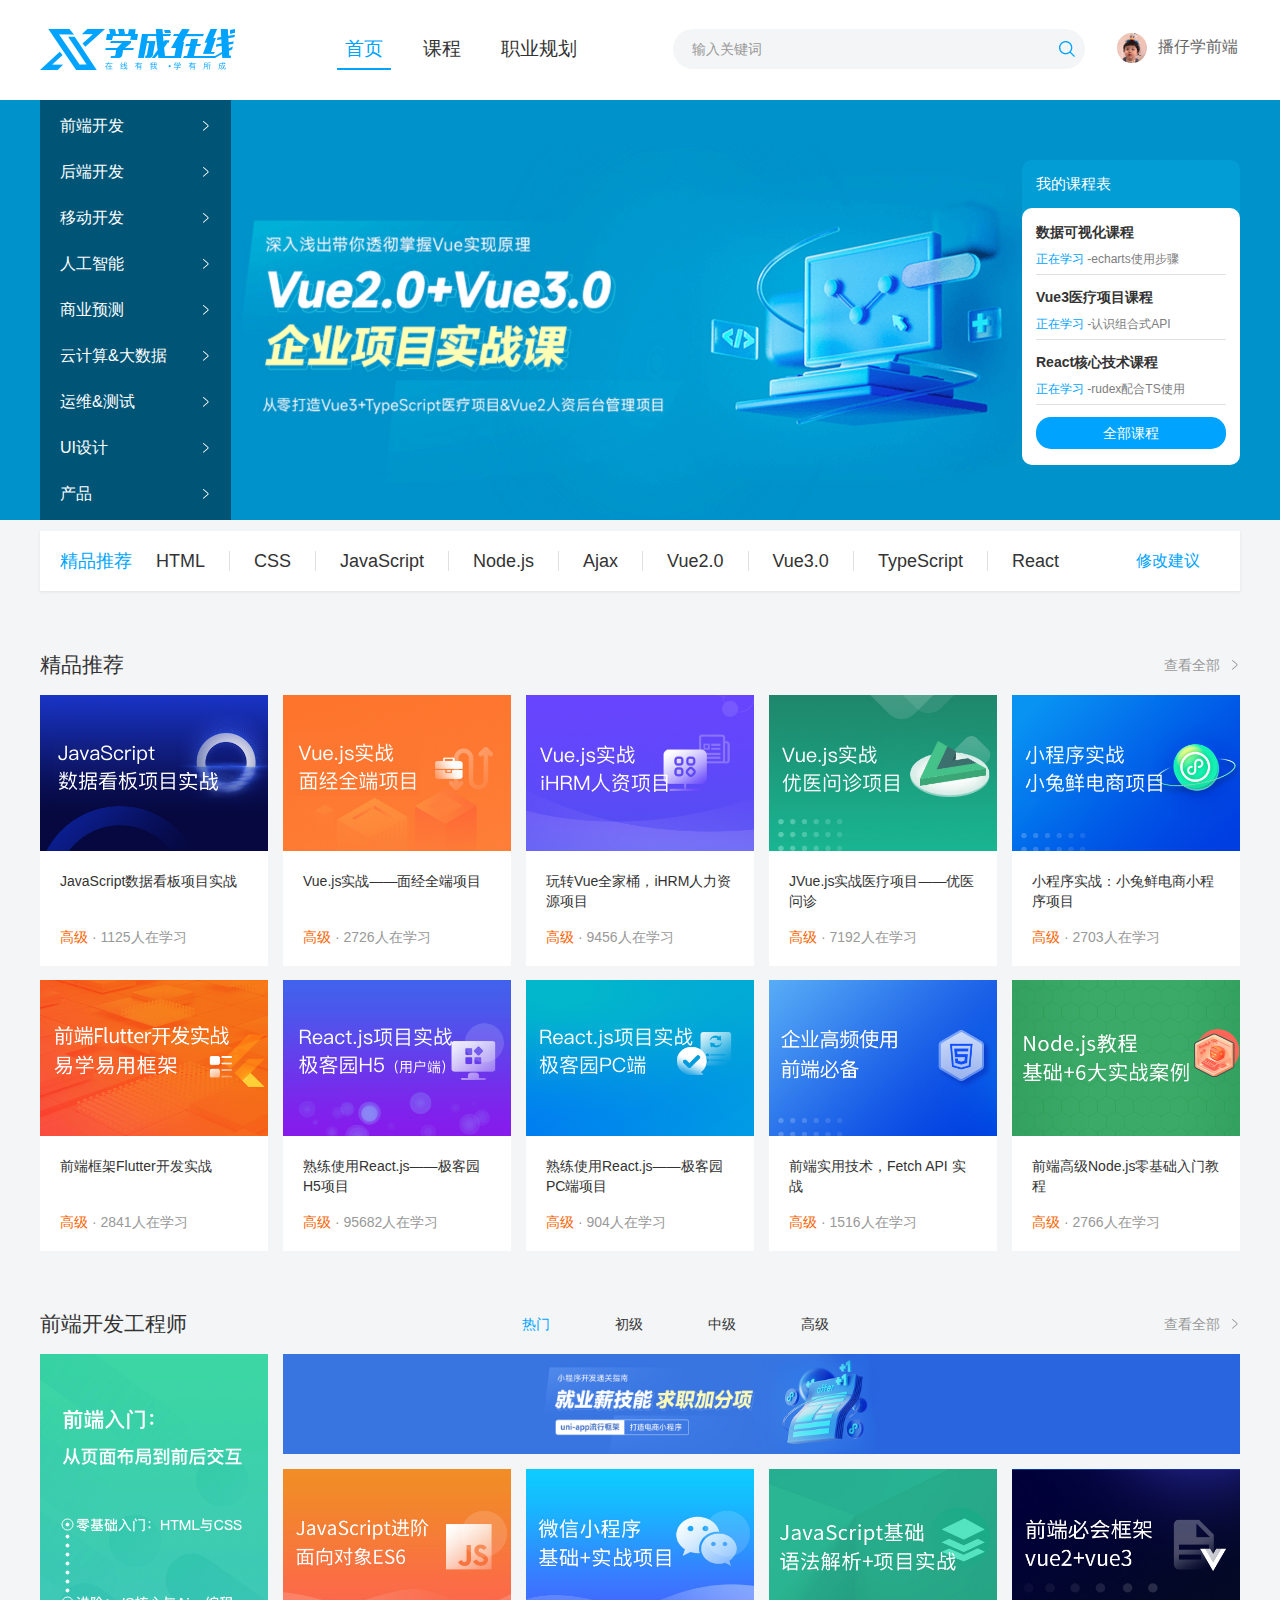
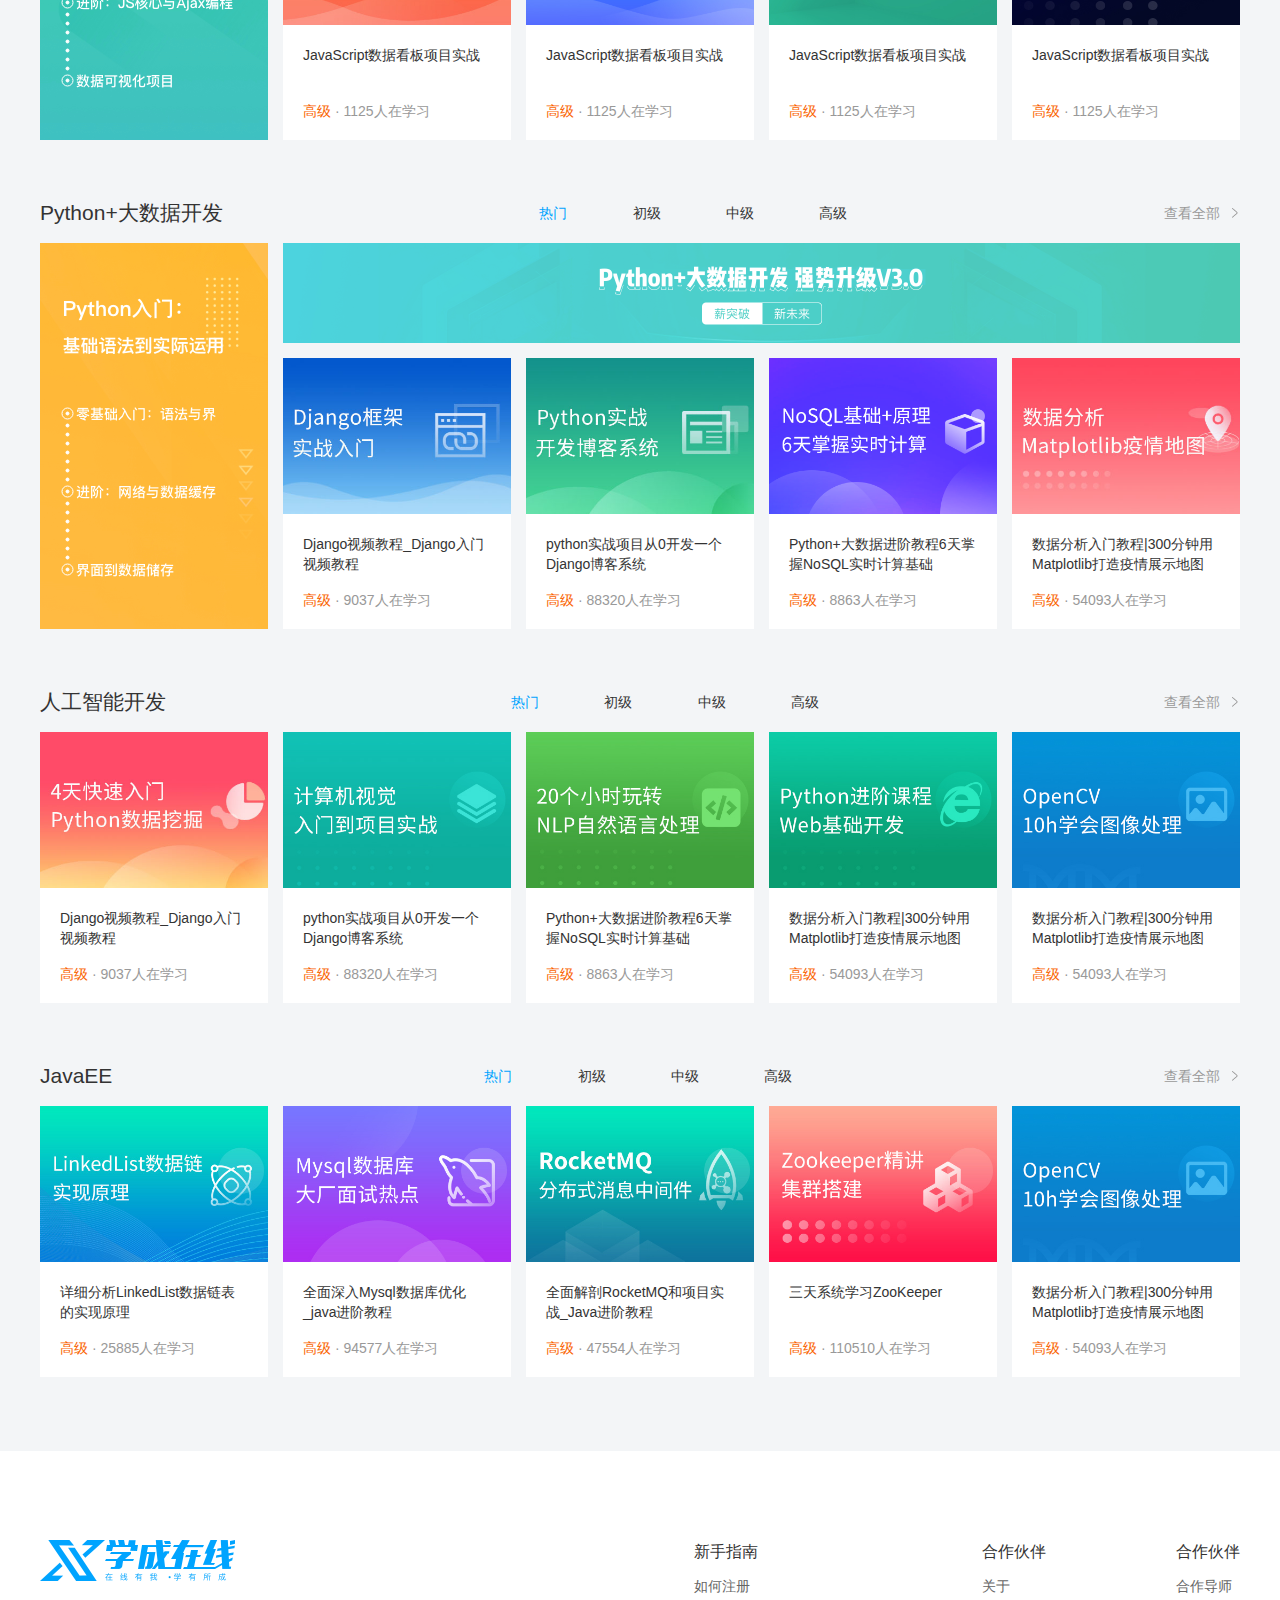
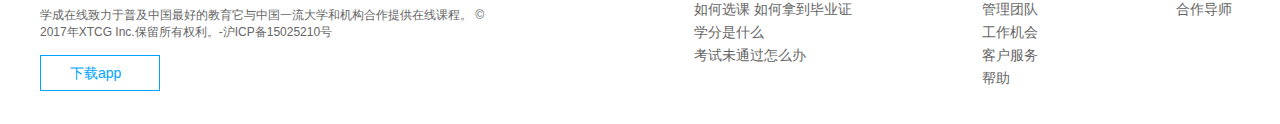
<file: Study/index.html>
<!DOCTYPE html>
<html lang="en">
<head>
  <meta charset="UTF-8">
  <meta name="viewport" content="width=device-width, initial-scale=1.0">
  <title>学成在线</title>
  <link rel="stylesheet" href="./css/base.css">
  <link rel="stylesheet" href="./css/index.css">
</head>
<body>
  <!-- 头部区域 -->
  <div class="header">
    <!-- 版心 -->
    <div class="wrapper">
      <!-- logo -->
      <div class="logo">
        <h1><a href="#">学成在线</a></h1>
      </div>
      <!-- 导航 -->
      <div class="nav">
       <ul>
        <li><a href="#" class="active">首页</a></li>
        <li><a href="">课程</a></li>
        <li><a href="">职业规划</a></li>
       </ul>
      </div>
      <!-- 搜索 -->
      <div class="search">
        <input type="text" placeholder="输入关键词">
        <a href="#"></a>
      </div>
      <!-- 用户 -->
       <div class="user">
        <a href="">
          <img src="./uploads/user.png" alt="用户头像">
          <span>播仔学前端</span>
        </a>
       </div>
    </div>
  </div>
  <!-- banner区域 -->
   <div class="banner">
    <div class="wrapper">
      <div class="left">
        <ui>
          <li><a href="#">前端开发</a></li>
          <li><a href="#">后端开发</a></li>
          <li><a href="#">移动开发</a></li>
          <li><a href="#">人工智能</a></li>
          <li><a href="#">商业预测</a></li>
          <li><a href="#">云计算&大数据</a></li>
          <li><a href="#">运维&测试</a></li>
          <li><a href="#">UI设计</a></li>
          <li><a href="#">产品</a></li>
        </ui>
      </div>
      <div class="right">
        <h3>我的课程表</h3>
        <div class="content">
          <dl>
            <dt>数据可视化课程</dt>
            <dd>
              <span>正在学习</span>
              <strong>-echarts使用步骤</strong> 
            </dd>
          </dl>
          <dl>
            <dt>Vue3医疗项目课程</dt>
            <dd>
              <span>正在学习</span>
              <strong>-认识组合式API</strong> 
            </dd>
          </dl>
          <dl>
            <dt>React核心技术课程</dt>
            <dd>
              <span>正在学习</span>
              <strong>-rudex配合TS使用</strong> 
            </dd>
          </dl>
          <button type="button">全部课程</button>
        </div>
      </div>
    </div>
   </div>
   <!-- 精品推荐 recommend-->
    <div class="recommend wrapper">
      <h3>精品推荐</h3>
      <ul>
        <li><a href="">HTML</a></li>
        <li><a href="">CSS</a></li>
        <li><a href="">JavaScript</a></li>
        <li><a href="">Node.js</a></li>
        <li><a href="">Ajax</a></li>
        <li><a href="">Vue2.0</a></li>
        <li><a href="">Vue3.0</a></li>
        <li><a href="">TypeScript</a></li>
        <li><a href="">React</a></li>
      </ul>
      <a href="#" class="modify">修改建议</a>
    </div>
    <!-- 精品推荐 课程 -->
     <div class="course wrapper">
      <!-- 课程标题 -->
      <div class="hd">
        <h3>精品推荐</h3>
        <a href="#" class="more">查看全部</a>
      </div>
      <!-- 课程内容 -->
      <div class="bd">
        <ul>
          <li>
            <a href="#">
              <div class="pic">
                <img src="./uploads/course01.png" alt="">
              </div>
              <div class="text">
                <h4>JavaScript数据看板项目实战</h4>
                <p><span>高级</span> · <i>1125</i>人在学习</p>
              </div>
            </a>
          </li>
          <li>
            <a href="#">
              <div class="pic">
                <img src="./uploads/course02.png" alt="">
              </div>
              <div class="text">
                <h4>Vue.js实战——面经全端项目</h4>
                <p><span>高级</span> · <i>2726</i>人在学习</p>
              </div>
            </a>
          </li>
          <li>
            <a href="#">
              <div class="pic">
                <img src="./uploads/course03.png" alt="">
              </div>
              <div class="text">
                <h4>玩转Vue全家桶，iHRM人力资源项目</h4>
                <p><span>高级</span> · <i>9456</i>人在学习</p>
              </div>
            </a>
          </li>
          <li>
            <a href="#">
              <div class="pic">
                <img src="./uploads/course04.png" alt="">
              </div>
              <div class="text">
                <h4>JVue.js实战医疗项目——优医问诊</h4>
                <p><span>高级</span> · <i>7192</i>人在学习</p>
              </div>
            </a>
          </li>
          <li>
            <a href="#">
              <div class="pic">
                <img src="./uploads/course05.png" alt="">
              </div>
              <div class="text">
                <h4>小程序实战：小兔鲜电商小程序项目</h4>
                <p><span>高级</span> · <i>2703</i>人在学习</p>
              </div>
            </a>
          </li>
          <li>
            <a href="#">
              <div class="pic">
                <img src="./uploads/course06.png" alt="">
              </div>
              <div class="text">
                <h4>前端框架Flutter开发实战</h4>
                <p><span>高级</span> · <i>2841</i>人在学习</p>
              </div>
            </a>
          </li>
          <li>
            <a href="#">
              <div class="pic">
                <img src="./uploads/course07.png" alt="">
              </div>
              <div class="text">
                <h4>熟练使用React.js——极客园H5项目</h4>
                <p><span>高级</span> · <i>95682</i>人在学习</p>
              </div>
            </a>
          </li>
          <li>
            <a href="#">
              <div class="pic">
                <img src="./uploads/course08.png" alt="">
              </div>
              <div class="text">
                <h4>熟练使用React.js——极客园PC端项目</h4>
                <p><span>高级</span> · <i>904</i>人在学习</p>
              </div>
            </a>
          </li>
          <li>
            <a href="#">
              <div class="pic">
                <img src="./uploads/course09.png" alt="">
              </div>
              <div class="text">
                <h4>前端实用技术，Fetch API 实战</h4>
                <p><span>高级</span> · <i>1516</i>人在学习</p>
              </div>
            </a>
          </li>
          <li>
            <a href="#">
              <div class="pic">
                <img src="./uploads/course10.png" alt="">
              </div>
              <div class="text">
                <h4>前端高级Node.js零基础入门教程</h4>
                <p><span>高级</span> · <i>2766</i>人在学习</p>
              </div>
            </a>
          </li>
        </ul>
      </div>
     </div>
     <!-- 前端 -->
     <div class="fontend wrapper">
      <div class="hd">
        <h3>前端开发工程师</h3>
        <ul>
          <li><a href="#" class="active">热门</a></li>
          <li><a href="#">初级</a></li>
          <li><a href="#">中级</a></li>
          <li><a href="#">高级</a></li>
        </ul>
        <a href="#" class="more">查看全部</a>
      </div>
      <div class="bd">
        <div class="left">
          <img src="./uploads/web_left.png" alt="">
        </div>
        <div class="right">
          <div class="top">
            <img src="./uploads/web_top.png" alt="">
          </div>
          <div class="content">
            <ul>
              <li>
                <a href="#">
                  <div class="pic">
                    <img src="./uploads/web01.png" alt="">
                  </div>
                  <div class="text">
                    <h4>JavaScript数据看板项目实战</h4>
                    <p><span>高级</span> · <i>1125</i>人在学习</p>
                  </div>
                </a>
              </li>
              <li>
                <a href="#">
                  <div class="pic">
                    <img src="./uploads/web02.png" alt="">
                  </div>
                  <div class="text">
                    <h4>JavaScript数据看板项目实战</h4>
                    <p><span>高级</span> · <i>1125</i>人在学习</p>
                  </div>
                </a>
              </li>
              <li>
                <a href="#">
                  <div class="pic">
                    <img src="./uploads/web03.png" alt="">
                  </div>
                  <div class="text">
                    <h4>JavaScript数据看板项目实战</h4>
                    <p><span>高级</span> · <i>1125</i>人在学习</p>
                  </div>
                </a>
              </li>
              <li>
                <a href="#">
                  <div class="pic">
                    <img src="./uploads/web04.png" alt="">
                  </div>
                  <div class="text">
                    <h4>JavaScript数据看板项目实战</h4>
                    <p><span>高级</span> · <i>1125</i>人在学习</p>
                  </div>
                </a>
              </li>
            </ul>
          </div>
        </div>
      </div>
     </div>
      <!-- Python+大数据开发 -->
      <div class="python wrapper">
        <div class="hd">
          <h3>Python+大数据开发</h3>
          <ul>
            <li><a href="#" class="active">热门</a></li>
            <li><a href="#">初级</a></li>
            <li><a href="#">中级</a></li>
            <li><a href="#">高级</a></li>
          </ul>
          <a href="#" class="more">查看全部</a>
        </div>
        <div class="bd">
          <div class="left">
            <img src="./uploads/python_left.png" alt="">
          </div>
          <div class="right">
            <div class="top">
              <img src="./uploads/python_top.png" alt="">
            </div>
            <div class="content">
              <ul>
                <a href="#">
                  <li>
                    <div class="pic">
                      <img src="./uploads/python01.png" alt="">
                    </div>
                    <div class="text">
                      <h4>Django视频教程_Django入门视频教程</h4>
                      <p><span>高级</span> · <i>9037</i>人在学习</p>
                    </div>
                  </li>
                </a>
                <a href="#">
                  <li>
                    <div class="pic">
                      <img src="./uploads/python02.png" alt="">
                    </div>
                    <div class="text">
                      <h4>python实战项目从0开发一个Django博客系统</h4>
                      <p><span>高级</span> · <i>88320</i>人在学习</p>
                    </div>
                  </li>
                </a>
                <a href="#">
                  <li>
                    <div class="pic">
                      <img src="./uploads/python03.png" alt="">
                    </div>
                    <div class="text">
                      <h4>Python+大数据进阶教程6天掌握NoSQL实时计算基础</h4>
                      <p><span>高级</span> · <i>8863</i>人在学习</p>
                    </div>
                  </li>
                </a>
                <a href="#">
                  <li>
                    <div class="pic">
                      <img src="./uploads/python04.png" alt="">
                    </div>
                    <div class="text">
                      <h4>数据分析入门教程|300分钟用Matplotlib打造疫情展示地图</h4>
                      <p><span>高级</span> · <i>54093</i>人在学习</p>
                    </div>
                  </li>
                </a>
              </ul>
            </div>
          </div>
        </div>
      </div>
      <!-- 人工智能开发 -->
      <div class="ai wrapper">
        <div class="hd">
          <h3>人工智能开发</h3>
          <ul>
            <li><a href="#" class="active">热门</a></li>
            <li><a href="#">初级</a></li>
            <li><a href="#">中级</a></li>
            <li><a href="#">高级</a></li>
          </ul>
          <a href="#" class="more">查看全部</a>
        </div>
        <div class="bd">
              <ul>
                <a href="#">
                  <li>
                    <div class="pic">
                      <img src="./uploads/ai01.png" alt="">
                    </div>
                    <div class="text">
                      <h4>Django视频教程_Django入门视频教程</h4>
                      <p><span>高级</span> · <i>9037</i>人在学习</p>
                    </div>
                  </li>
                </a>
                <a href="#">
                  <li>
                    <div class="pic">
                      <img src="./uploads/ai02.png" alt="">
                    </div>
                    <div class="text">
                      <h4>python实战项目从0开发一个Django博客系统</h4>
                      <p><span>高级</span> · <i>88320</i>人在学习</p>
                    </div>
                  </li>
                </a>
                <a href="#">
                  <li>
                    <div class="pic">
                      <img src="./uploads/ai03.png" alt="">
                    </div>
                    <div class="text">
                      <h4>Python+大数据进阶教程6天掌握NoSQL实时计算基础</h4>
                      <p><span>高级</span> · <i>8863</i>人在学习</p>
                    </div>
                  </li>
                </a>
                <a href="#">
                  <li>
                    <div class="pic">
                      <img src="./uploads/ai05.png" alt="">
                    </div>
                    <div class="text">
                      <h4>数据分析入门教程|300分钟用Matplotlib打造疫情展示地图</h4>
                      <p><span>高级</span> · <i>54093</i>人在学习</p>
                    </div>
                  </li>
                </a>
                <a href="#">
                  <li>
                    <div class="pic">
                      <img src="./uploads/ai06.png" alt="">
                    </div>
                    <div class="text">
                      <h4>数据分析入门教程|300分钟用Matplotlib打造疫情展示地图</h4>
                      <p><span>高级</span> · <i>54093</i>人在学习</p>
                    </div>
                  </li>
                </a>
              </ul>
            </div>
      </div>
      <!-- Java EE -->
      <div class="ai wrapper">
        <div class="hd">
          <h3>JavaEE</h3>
          <ul>
            <li><a href="#" class="active">热门</a></li>
            <li><a href="#">初级</a></li>
            <li><a href="#">中级</a></li>
            <li><a href="#">高级</a></li>
          </ul>
          <a href="#" class="more">查看全部</a>
        </div>
        <div class="bd">
              <ul>
                <a href="#">
                  <li>
                    <div class="pic">
                      <img src="./uploads/java02.png" alt="">
                    </div>
                    <div class="text">
                      <h4>详细分析LinkedList数据链表的实现原理</h4>
                      <p><span>高级</span> · <i>25885</i>人在学习</p>
                    </div>
                  </li>
                </a>
                <a href="#">
                  <li>
                    <div class="pic">
                      <img src="./uploads/java03.png" alt="">
                    </div>
                    <div class="text">
                      <h4>全面深入Mysql数据库优化_java进阶教程</h4>
                      <p><span>高级</span> · <i>94577</i>人在学习</p>
                    </div>
                  </li>
                </a>
                <a href="#">
                  <li>
                    <div class="pic">
                      <img src="./uploads/java04.png" alt="">
                    </div>
                    <div class="text">
                      <h4>全面解剖RocketMQ和项目实战_Java进阶教程</h4>
                      <p><span>高级</span> · <i>47554</i>人在学习</p>
                    </div>
                  </li>
                </a>
                <a href="#">
                  <li>
                    <div class="pic">
                      <img src="./uploads/java05.png" alt="">
                    </div>
                    <div class="text">
                      <h4>三天系统学习ZooKeeper</h4>
                      <p><span>高级</span> · <i>110510</i>人在学习</p>
                    </div>
                  </li>
                </a>
                <a href="#">
                  <li>
                    <div class="pic">
                      <img src="./uploads/ai06.png" alt="">
                    </div>
                    <div class="text">
                      <h4>数据分析入门教程|300分钟用Matplotlib打造疫情展示地图</h4>
                      <p><span>高级</span> · <i>54093</i>人在学习</p>
                    </div>
                  </li>
                </a>
              </ul>
            </div>
      </div>
      <!-- footer -->
       <div class="footer">
        <div class="wrapper">
          <div class="left">
            <a href="#"><img src="./images/logo.png" alt=""></a>
            <p>学成在线致力于普及中国最好的教育它与中国一流大学和机构合作提供在线课程。
              © 2017年XTCG Inc.保留所有权利。-沪ICP备15025210号</p>
              <a href="#" class="download">
                下载app
              </a>
          </div>
          <div class="right">
           
            <dl>
              <dt>新手指南</dt>
              <dd><a href="#">如何注册
                </a></dd>
              <dd><a href="#">如何选课
                如何拿到毕业证
                </a></dd>
                <dd><a href="#">学分是什么
                  </a></dd>
                <dd><a href="#">考试未通过怎么办</a></dd>
            </dl>
            <dl>
              <dt>合作伙伴</dt>
              <dd><a href="#">关于</a></dd>
              <dd><a href="#">管理团队</a></dd>
              <dd><a href="#">工作机会</a></dd>
              <dd><a href="#"> 客户服务</a></dd>
              <dd><a href="#">帮助</a></dd>
            </dl>
            <dl>
              <dt>合作伙伴</dt>
              <dd><a href="#">合作导师</a></dd>
              <dd><a href="#">合作导师</a></dd>
            </dl>
          </div>
        </div>
       </div>
</body>
</html>
</file>
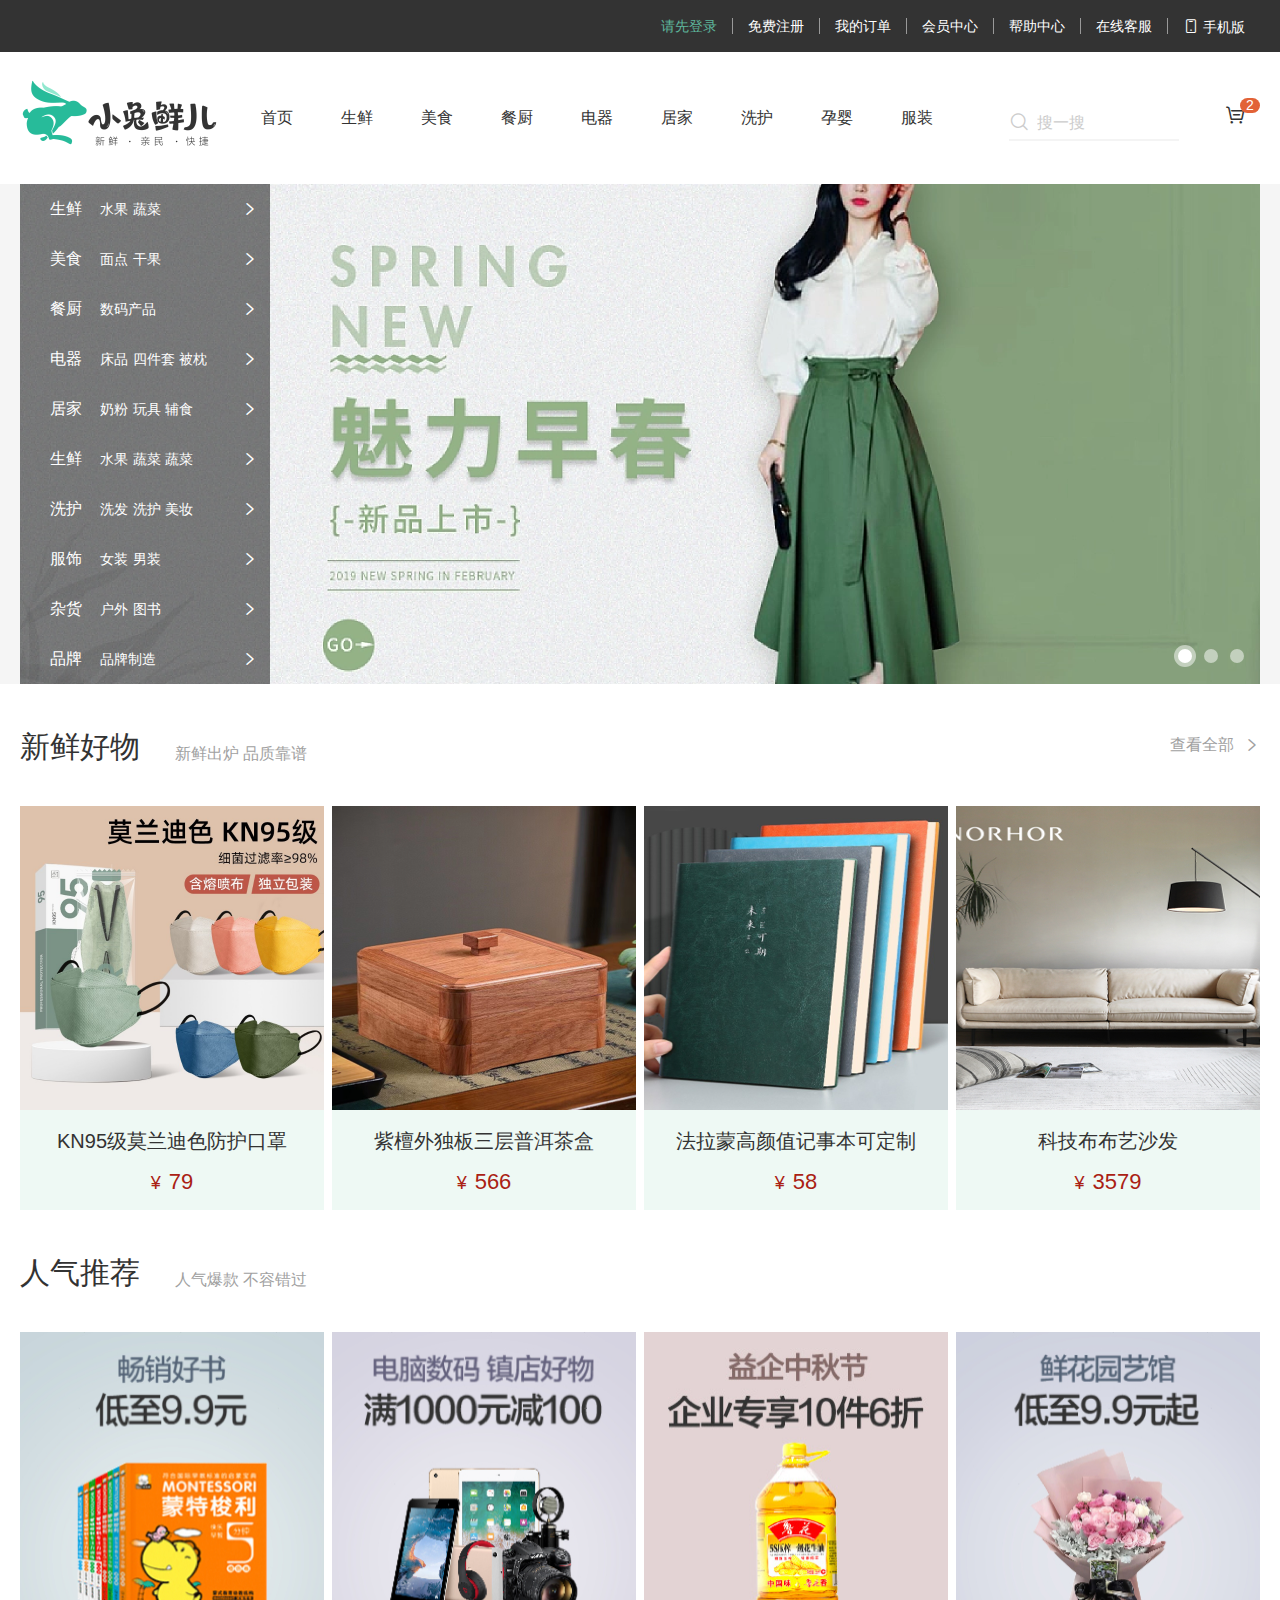
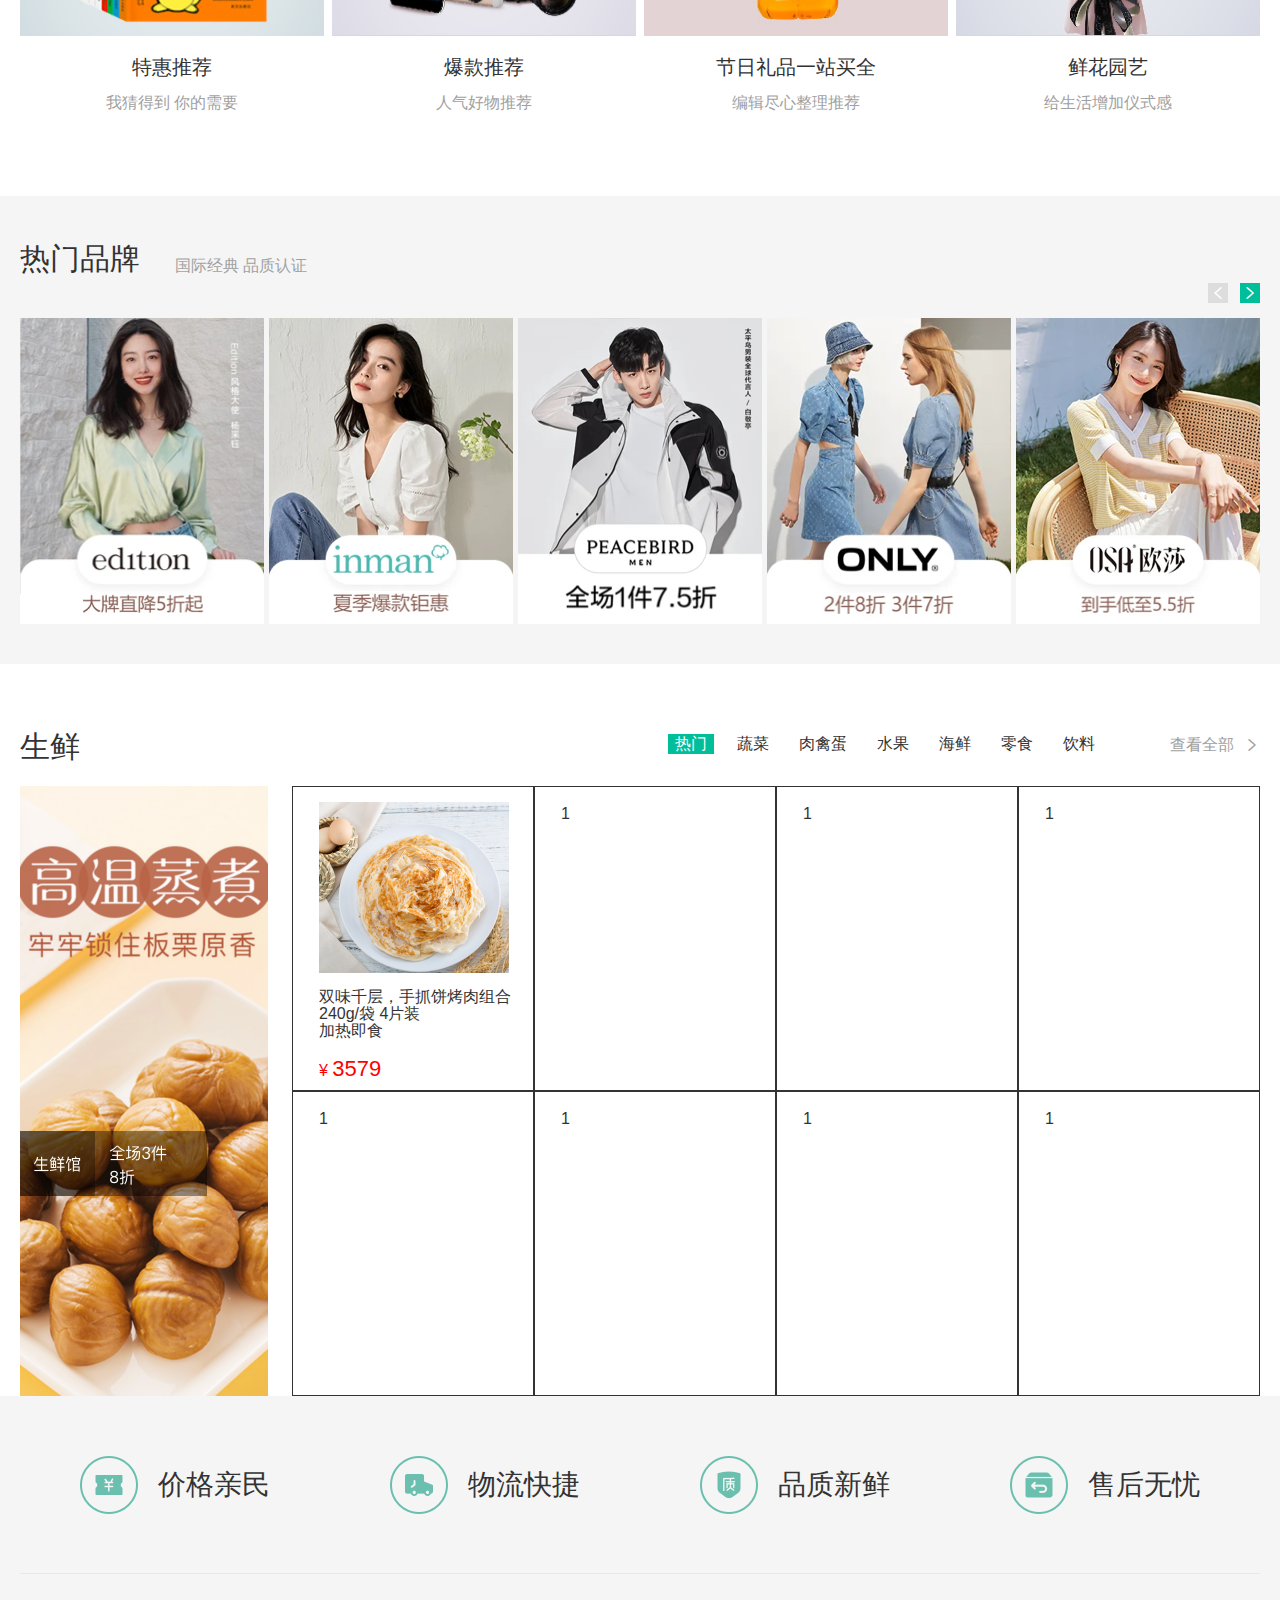
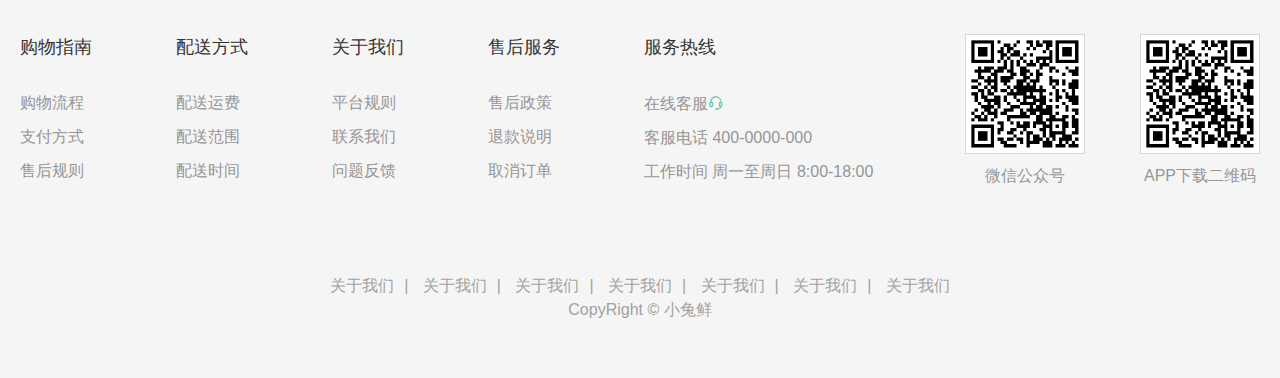
<file: xtx-pc/index.html>
<!DOCTYPE html>
<html lang="en">
<head>
  <meta charset="UTF-8">
  <meta name="viewport" content="width=device-width, initial-scale=1.0">
  <title>小兔鲜儿-新鲜、惠民、快捷！</title>
  <meta name="description" content="小兔鲜儿官网，致力于打造全球最大的食品、生鲜电商购物平台。">
  <meta name="keywords" content="小兔鲜儿,食品,生鲜,服装,家电,电商,购物">
  <link rel="shortcut icon" href="favicon.ico" type="image/x-icon">
  <link rel="stylesheet" href="./iconfont/iconfont.css">
  <link rel="stylesheet" href="./css/base.css">
  <link rel="stylesheet" href="./css/common.css">
  <link rel="stylesheet" href="./css/index.css">
</head>
<body>
  <!-- 快捷导航 -->
   <div class="shortcut">
    <div class="wrapper">
      <ul>
        <li><a href="#" class="selected">请先登录</a></li>
        <li><a href="#">免费注册 </a></li>
        <li><a href="#">我的订单</a></li>
        <li><a href="#">会员中心</a></li>
        <li><a href="#">帮助中心</a></li>
        <li><a href="#">在线客服</a></li>
        <li><a href="#"><span class="iconfont icon-mobile-phone"></span>手机版</a></li>
      </ul>
    </div>
   </div>
   <!-- 头部 -->
   <div class="header wrapper">
    <!-- logo -->
    <div class="logo">
      <h1><a href="#">小兔鲜儿</a></h1>
    </div>
    <!-- 导航 -->
    <div class="nav">
      <ul>
        <li><a href="#">首页</a></li>
        <li><a href="#">生鲜</a></li>
        <li><a href="#">美食</a></li>
        <li><a href="#">餐厨</a></li>
        <li><a href="#">电器</a></li>
        <li><a href="#">居家</a></li>
        <li><a href="#">洗护</a></li>
        <li><a href="#">孕婴</a></li>
        <li><a href="#">服装</a></li>
      </ul>
    </div>
    <div class="search">
      <span class="iconfont icon-search"></span>
      <input type="text" placeholder="搜一搜">
    </div>
    <div class="cart">
      <span class="iconfont icon-cart-full"></span>
      <i>2</i>
    </div>
   </div> 
   <!-- banner 轮播图 -->
    <div class="banner">
      <div class="wrapper">
        <ul class="pic">
          <li>
            <img src="./uploads/banner1.png" alt="">
          </li>
          <li>
            <img src="./uploads/banner1.png" alt="">
          </li>
          <li>
            <img src="./uploads/banner1.png" alt="">
          </li>
        </ul>
        <div class="subnav">
          <ul>
            <li>
              <div class="left">
                <a href="#" class="classify">生鲜</a>
                <a href="#">水果</a>
                <a href="#">蔬菜</a>
              </div>
              <i class="iconfont icon-arrow-right-bold"></i>
            </li>
            <li>
              <div class="left">
                <a href="#" class="classify">美食</a>
                <a href="#">面点</a>
                <a href="#">干果</a>
              </div>
              <i class="iconfont icon-arrow-right-bold"></i>
            </li>
            <li>
              <div class="left">
                <a href="#" class="classify">餐厨</a>
                <a href="#">数码产品</a>
              </div>
              <i class="iconfont icon-arrow-right-bold"></i>
            </li>
            <li>
              <div class="left">
                <a href="#" class="classify">电器</a>
                <a href="#">床品</a>
                <a href="#">四件套</a>
                <a href="#">被枕</a>
              </div>
              <i class="iconfont icon-arrow-right-bold"></i>
            </li>
            <li>
              <div class="left">
                <a href="#" class="classify">居家</a>
                <a href="#">奶粉</a>
                <a href="#">玩具</a>
                <a href="#">辅食</a>
              </div>
              <i class="iconfont icon-arrow-right-bold"></i>
            </li>
            <li>
              <div class="left">
                <a href="#" class="classify">生鲜</a>
                <a href="#">水果</a>
                <a href="#">蔬菜</a>
                <a href="#">蔬菜</a>
              </div>
              <i class="iconfont icon-arrow-right-bold"></i>
            </li>
            <li>
              <div class="left">
                <a href="#" class="classify">洗护</a>
                <a href="#">洗发</a>
                <a href="#">洗护</a>
                <a href="#">美妆</a>
              </div>
              <i class="iconfont icon-arrow-right-bold"></i>
            </li>
            <li>
              <div class="left">
                <a href="#" class="classify">服饰</a>
                <a href="#">女装</a>
                <a href="#">男装</a>  
              </div>
              <i class="iconfont icon-arrow-right-bold"></i>
            </li>
            <li>
              <div class="left">
                <a href="#" class="classify">杂货</a>
                <a href="#">户外</a>
                <a href="#">图书</a>
              </div>
              <i class="iconfont icon-arrow-right-bold"></i>
            </li>
            <li>
              <div class="left">
                <a href="#" class="classify">品牌</a>
                <a href="#">品牌制造</a>
              </div>
              <i class="iconfont icon-arrow-right-bold"></i>
            </li>
          </ul>
        </div>
        <ol>
          <li class="current"><i></i></li>
          <li><i></i></li>
          <li><i></i></li>
        </ol>
      </div>
    </div>
   <!-- 新鲜好物 -->
    <div class="goods wrapper">
      <div class="title">
        <div class="left">
          <h3>新鲜好物</h3>
          <p>新鲜出炉 品质靠谱</p>
        </div>
        <div class="right">
          <a href="#">查看全部</a>
          <span class="iconfont icon-arrow-right-bold"></span>
        </div>
      </div>
      <div class="bd">
        <ul>
          <li>
            <div class="pic">
              <img src="./uploads/goods1.png" alt="">
            </div>
            <div class="txt">
              <h4>KN95级莫兰迪色防护口罩</h4>
              <p>¥ <span>79</span></p>
            </div>
          </li>
          <li>
            <div class="pic">
              <img src="./uploads/goods2.png" alt="">
            </div>
            <div class="txt">
              <h4>紫檀外独板三层普洱茶盒</h4>
              <p>¥ <span>566</span></p>
            </div>
          </li>
          <li>
            <div class="pic">
              <img src="./uploads/goods3.png" alt="">
            </div>
            <div class="txt">
              <h4>法拉蒙高颜值记事本可定制</h4>
              <p>¥ <span>58</span></p>
            </div>
          </li>
          <li>
            <div class="pic">
              <img src="./uploads/goods4.png" alt="">
            </div>
            <div class="txt">
              <h4>科技布布艺沙发</h4>
              <p>¥ <span>3579</span></p>
            </div>
          </li>
        </ul>
      </div>
    </div>
    <!-- 人气推荐 -->
    <div class="recommend wrapper">
      <div class="title">
        <div class="left">
          <h3>人气推荐</h3>
          <p>人气爆款 不容错过</p>
        </div>
      </div>
      <div class="bd">
        <ul>
          <li>
            <div class="pic">
              <img src="./uploads/recommend1.png" alt="">
            </div>
            <div class="txt">
              <h4>特惠推荐</h4>
              <p>我猜得到 你的需要</p>
            </div>
          </li>
          <li>
            <div class="pic">
              <img src="./uploads/recommend2.png" alt="">
            </div>
            <div class="txt">
              <h4>爆款推荐</h4>
              <p>人气好物推荐</p>
            </div>
          </li>
          <li>
            <div class="pic">
              <img src="./uploads/recommend3.png" alt="">
            </div>
            <div class="txt">
              <h4>节日礼品一站买全</h4>
              <p>编辑尽心整理推荐</p>
            </div>
          </li>
          <li>
            <div class="pic">
              <img src="./uploads/recommend4.png" alt="">
            </div>
            <div class="txt">
              <h4>鲜花园艺</h4>
              <p>给生活增加仪式感</p>
            </div>
          </li>
        </ul>
      </div>
    </div>
    <!-- 热门品牌 -->
    <div class="brand">
      <div class="wrapper">
        <!-- 品牌标题 -->
        <div class="title">
          <div class="left">
            <h3>热门品牌</h3>
            <p>国际经典 品质认证</p>
          </div>
          <div class="button">
            <a href="#" class="prve">
              <i class="iconfont icon-arrow-left-bold"></i>
            </a>
            <a href="#" class="next">
              <i class="iconfont icon-arrow-right-bold"></i>
            </a>
          </div>
        </div>
        <!-- 品牌内容 -->
         <div class="bd">
          <ul>
            <li><a href=""><img src="./uploads/hot1.png" alt="" srcset=""></a></li>
            <li><a href=""><img src="./uploads/hot2.png" alt="" srcset=""></a></li>
            <li><a href=""><img src="./uploads/hot3.png" alt="" srcset=""></a></li>
            <li><a href=""><img src="./uploads/hot4.png" alt="" srcset=""></a></li>
            <li><a href=""><img src="./uploads/hot5.png" alt="" srcset=""></a></li>
          </ul>
         </div>
      </div>
    </div>
    <!-- 生鲜 -->
     <div class="fresh wrapper">
      <div class="title">
        <div class="left">
          <h3>生鲜</h3>
        </div>
        <div class="right">
          <ul>
            <li><a href="#" class="active">热门</a></li>
            <li><a href="#">蔬菜</a></li>
            <li><a href="#">肉禽蛋</a></li>
            <li><a href="#">水果</a></li>
            <li><a href="#">海鲜</a></li>
            <li><a href="#">零食</a></li>
            <li><a href="#">饮料</a></li>
          </ul>
          <a href="#">查看全部</a>
          <span class="iconfont icon-arrow-right-bold"></span>
        </div>
      </div>
      <div class="content">
        <div class="left">
          <a href="#">
            <img src="./uploads/fresh_left.png" alt="">
          </a>
        </div>
        <div class="right">
          <ul>
            <li><a href="#">
              <div class="pic">
                  <img src="./uploads/fresh1.png" alt="" srcset="">
              </div>
              <div class="txt">
                <div class="info">
                  <h4>双味千层，手抓饼烤肉组合</h4>
                  <p>240g/袋 4片装</p>
                  <p>加热即食</p>
                </div>
                <p class="price">¥ <span>3579</span></p>
              </div>
            </a></li>
            <li><a href="#">1</a></li>
            <li><a href="#">1</a></li>
            <li><a href="#">1</a></li>
            <li><a href="#">1</a></li>
            <li><a href="#">1</a></li>
            <li><a href="#">1</a></li>
            <li><a href="#">1</a></li>
          </ul>
        </div>
      </div>
     </div>
   <!-- 底部 -->
  <div class="footer">
    <div class="wrapper">
      <!-- 服务 -->
       <div class="service">
        <ul>
          <li>
            <h5></h5>
            <p>价格亲民</p>
          </li>
          <li>
            <h5></h5>
            <p>物流快捷</p>
          </li>
          <li>
            <h5></h5>
            <p>品质新鲜</p>
          </li>
          <li>
            <h5></h5>
            <p>售后无忧</p>
          </li>
        </ul>
       </div>
      <!-- 帮助 -->
       <div class="help">
        <div class="left">
          <dl>
            <dt>购物指南</dt>
            <dd><a href="#">购物流程</a></dd>
            <dd><a href="#">支付方式</a></dd>
            <dd><a href="#">售后规则</a></dd>
          </dl>
          <dl>
            <dt>配送方式</dt>
            <dd><a href="#">配送运费</a></dd>
            <dd><a href="#">配送范围</a></dd>
            <dd><a href="#">配送时间</a></dd>
          </dl>
          <dl>
            <dt>关于我们</dt>
            <dd><a href="#">平台规则</a></dd>
            <dd><a href="#">联系我们</a></dd>
            <dd><a href="#">问题反馈</a></dd>
          </dl>
          <dl>
            <dt>售后服务</dt>
            <dd><a href="#">售后政策</a></dd>
            <dd><a href="#">退款说明</a></dd>
            <dd><a href="#">取消订单</a></dd>
          </dl>
          <dl>
            <dt>服务热线</dt>
            <dd><a href="#">在线客服<span class="iconfont icon-customer-service"></span></a></dd>
            <dd><a href="#">客服电话 400-0000-000</a></dd>
            <dd><a href="#">工作时间 周一至周日 8:00-18:00</a></dd>
          </dl>
        </div>
        <div class="right">
          <ul>
            <li>
              <div class="pic">
                <img src="./images/wechat.png" alt="">
                <p>微信公众号</p>
              </div>
            </li>
            <li>
              <div class="pic">
                <img src="./images/app.png" alt="">
                <p>APP下载二维码</p>
              </div>
            </li>
          </ul>
        </div>
      </div>
      <!-- 版权 -->
       <div class="copyright">
        <p>
          <a href="#">关于我们</a>|
          <a href="#">关于我们</a>|
          <a href="#">关于我们</a>|
          <a href="#">关于我们</a>|
          <a href="#">关于我们</a>|
          <a href="#">关于我们</a>|
          <a href="#">关于我们</a>
        </p>
        <p>CopyRight © 小兔鲜</p>
       </div>
    </div>
  </div>
</body>
</html>
</file>
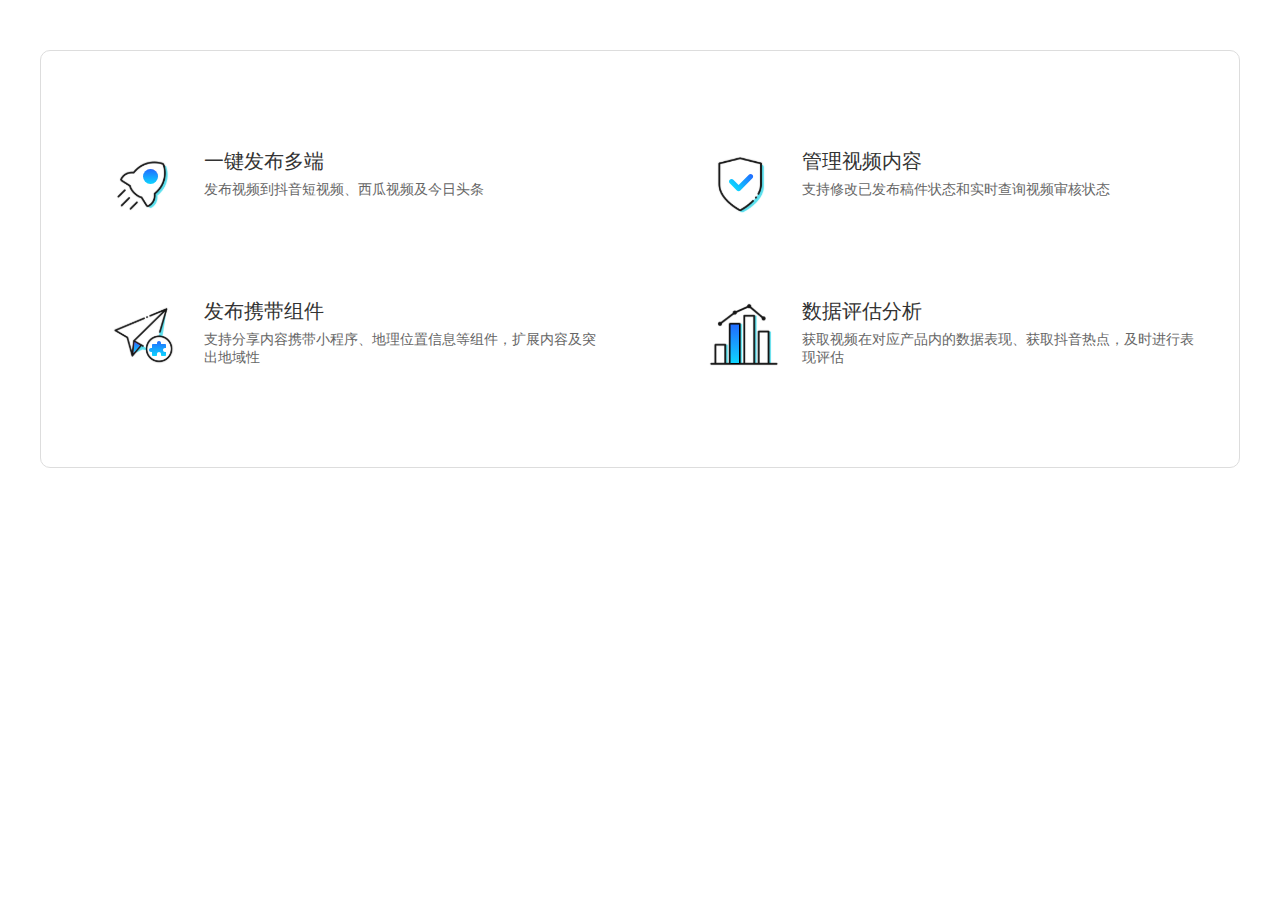
<file: flex综合案例.html>
<!DOCTYPE html>
<html lang="en">
<head>
  <meta charset="UTF-8">
  <meta name="viewport" content="width=device-width, initial-scale=1.0">
  <title>Document</title>
  <style>
    *{
      margin:0 ;
      padding:0;
      box-sizing: border-box;
    }
    li{
      list-style: none;
    }
    .box{
      margin:50px auto;
      width: 1200px;
      height: 418px;
      border: 1px solid #ddd;
      border-radius:10px;
    }
    .box ul{
      padding: 90px 40px 90px 60px;
      height: 418px;
      display:flex;
      flex-wrap:wrap;
      justify-content:space-between;
      align-content:space-between;
    }
    .box li{
      width:500px;
      height: 88px;
      display: flex;
      /* background-color: pink; */
    }
    .box .pic{
        margin-right: 15px;
    }
    .box h4{
      line-height:40px;
      font-size: 20px;
      color: #333333;
      font-weight:400;
    }
    .box p{
      font-size: 14px;
      color: #666666;
    }
  </style>
</head>
<body>
  <div class="box">
    <ul>
      <li>
        <div class="pic">
          <img src="/imgs/1.svg" alt="">
        </div>
        <div class="text">
          <h4>一键发布多端</h4>
          <p>发布视频到抖音短视频、西瓜视频及今日头条</p>
        </div>
      </li>
      <li>
        <div class="pic">
          <img src="/imgs/2.svg" alt="">
        </div>
        <div class="text">
          <h4>管理视频内容</h4>
          <p>支持修改已发布稿件状态和实时查询视频审核状态</p>
        </div>
      </li>
      <li>
        <div class="pic">
          <img src="/imgs/3.svg" alt="">
        </div>
        <div class="text">
          <h4>发布携带组件</h4>
          <p>支持分享内容携带小程序、地理位置信息等组件，扩展内容及突出地域性</p>
        </div>
      </li>
      <li>
        <div class="pic">
          <img src="/imgs/4.svg" alt="">
        </div>
        <div class="text">
          <h4>数据评估分析</h4>
          <p>获取视频在对应产品内的数据表现、获取抖音热点，及时进行表现评估</p>
        </div>
      </li>
    </ul>
  </div>
</body>
</html>
</file>
<file: Study/css/base.css>
/* 基础公共样式：清除默认样式 + 设置通用样式 */
* {
  margin: 0;
  padding: 0;
  box-sizing: border-box;
}

li {
  list-style: none;
}

body {
  font: 14px/1.5 "Microsoft Yahei", "Hiragino Sans GB", "Heiti SC", "WenQuanYi Micro Hei", sans-serif;
  color: #333;
}

a {
  color: #333;
  text-decoration: none;
}
</file>
<file: Study/css/index.css>
/* 首页样式 */
.wrapper{
  margin:0 auto;
  width:1200px;
  display:flex;
  padding-top:29px;
}
body{
  background-color: #f3f5f7;
}
/* 头部样式 */
.header{
  height:100px;
  background-color:#ffffff;
}
/* logo样式 */
.logo a{
  display:block;
  width: 195px;
  height:41px;
  font-size:0;
  background-image:url(../images/logo.png);
}
/* 导航样式 */
.nav{
  margin-left: 102px;
}
.nav ul{
  display:flex;
}
.nav li{
  margin-right: 24px;
}
.nav li a{
  display:block;
  padding: 6px 8px;
  line-height: 27px;
  font-size: 19px;
}
.nav li .active,
.nav li a:hover{
  border-bottom: 2px solid #00a4ff;
}
/* 搜索样式 */
.search{
  display: flex;
  margin-left:64px;
  padding-left:19px;
  padding-right: 10px;
  width:412px;
  height: 40px;
  background-color: #f3f5f7;
  border-radius: 20px;
}
.search input{
  flex: 1;
  background-color: transparent;
  border: 0;
  outline: none;
}
/* 设置搜索框的提示文字样式 */
.search input::placeholder{
  font-size:14px;
  color: #999;
}
.search a{
  align-self: center;
  width: 16px;
  height: 16px;
  background-image: url(../images/search.png);
}
/* 用户样式 */
.user{
  /* width: 116px;
  height: 30px; */
  margin-top: 4px;
  margin-left: 32px;
}
.user img{
  vertical-align: middle;
  margin-right: 7px;
}
.user span{
  font-size: 16px;
  color: #666666;
}
/* banner样式 */
.banner{
  height:420px;
  background-color: #0092cb;
}
.banner .wrapper{
  padding-top: 0px;
  height: 420px;
  justify-content: space-between;
  background-image: url(../uploads/banner.png);
}
/* banner left样式 */
.banner .wrapper .left{
  display: block;
  width:191px;
  height:420px;
  padding: 3px 20px;
  background-color: #005576;
}
.banner .left a{
  display: block;
  height: 46px;
  background: url(../images/right.png) no-repeat right center;
  line-height: 46px;
  font-size: 16px;
  color: #fff;
}
.left a:hover{
  background:url(../images/right-hover.png) no-repeat right center;
  color:#00a4ff;
}
/* banner right */
.banner .right{
  width:218px;
  height:305px;
  margin-top: 60px;
  background-color: #029dd5;
  border-radius: 10px;
}
.banner .right h3{
  margin-left: 14px;
  font-size: 15px;
  font-weight: 400;
  height: 48px;
  line-height: 48px;
  color: #fff;;
}
.banner .right .content{
  height: 257px;
  padding: 14px;
  background-color: #fff;
  border-radius: 10px;
}
.banner .right dl{
  height: 53px;
  margin-bottom: 12px;
  border-bottom: 1px solid #e0e0e0;
}
.banner .right dt{
  width: 190px;
  height: 20px;
  margin-bottom: 8px;
  line-height: 20px;
  font-size: 14px;
  font-weight: 700;
  color: #333333;
}
.banner .right dd{
  font-size: 12px;
  margin-bottom: 8px;
}
.banner .right span{
  color: #00a4ff;
}
.banner .right strong{
  font-weight: 400;
  color: #7d7d7d;
}
.banner .right button{
  width: 190px;
  height: 32px;
  line-height: 32px;
  color: #fff;
  font-size: 14px;
  border-radius:15px;
  border-style: none;
  background-color: #00a4ff;
}
/* 精品推荐 */
.recommend{
  margin-top: 11px;
  padding: 0 20px;
  height: 60px;
  line-height: 60PX;
  display: flex;
  background-color: #ffffff;
  box-shadow: 0px 1px 2px 0px 
		rgba(211, 211, 211, 0.5);
}
.recommend h3{
  font-size: 18px;
  color: #00a4ff;
  font-weight:400;
}
.recommend ul{
  /* 出去标题和修改建议剩下的空间都给ul把h3和a挤到边缘 */
  flex: 1;
  display: flex;
}
.recommend ul li a{
  width: 90px;
  font-size: 18px;
  color: #333333;
  padding: 0 24px;
  border-right:solid 1px #e0e0e0;
}
.recommend ul li:last-child a{
  border: none;
}
.recommend .modify{
  margin-right: 20px;
  font-size: 16px;
  color: #00a4ff;
}
/* 课程 */
.course{
  display: block;
}
.course .hd{
  display: flex;
  justify-content: space-between;
  height: 60px;
  line-height: 60px;
  margin-top: 15px;
}
.hd h3{
  font-size: 21px;
  font-weight: 400;
}
.hd .more{
  font-size: 14px;
  color:#999999;
  padding-right: 20px;
  background: url(../images/more.png) no-repeat right center;
}
/* 课程内容 */
.bd ul{
  display: flex;
  flex-wrap: wrap;
  justify-content: space-between;
}
.bd li{
  width:228px;
  height: 271px;
  margin-bottom: 14px;
  background-color: pink;
}
.bd li .pic{
  height: 156px;
}
.bd li .text{
  height: 115px;
  padding: 20px;
  background-color: #ffffff;
}
.bd li .text h4{
  font-size: 14px;
  line-height: 20px;
  font-weight: 400;
  height: 40px;
  margin-bottom: 16px;
}
.bd li .text p{
  font-size: 14px;
  line-height: 20px;
  color: #999999;
}
.bd ul li p span{
  color: #fa6400;
}
.bd ul li p i{
  font-style: normal;
}
/* 前端样式 */
.fontend{
  display: block;
}
.fontend  .hd{
  display: flex;
  justify-content: space-between;
  height: 60px;
  line-height: 60px;
}
.fontend  .hd ul{
  width: 308px;
  height: 23px;
  justify-content: space-between;
  display: flex;
}
.active{
  color: #00a4ff;
}
.fontend .bd{
  display: flex;
}
.fontend .bd .left{
  width: 228px;
  height: 368px;
}
.fontend .bd .right{
  margin-left: 15px;
}
.fontend .bd .right .top{
  height: 100px;
}
.fontend .bd .right .content{
  margin-top: 15px;
}
.python{
display: block;
}
.python  .hd{
  display: flex;
  justify-content: space-between;
  height: 60px;
  line-height: 60px;
}
.python  .hd ul{
  width: 308px;
  height: 23px;
  justify-content: space-between;
  display: flex;
}
.python .bd{
  display: flex;
}
.python .bd .right{
  margin-left: 15px;
}
.python .bd .right .top{
  height: 100px;
  margin-bottom: 15px;
}
.python .bd .right  .content .text{
  margin-top: 0px;
}
.ai{
  display: block;
}
.ai .hd{
  height: 60px;
  line-height: 60px;
  justify-content: space-between;
  display: flex;
}
.ai .hd ul{
  width: 308px;
  height: 23px;
  display: flex;
  justify-content: space-between;
}
.ai .bd{
  justify-content: space-between;
}
.footer{
  margin-top: 60px;
  padding-top: 60px;
  height: 273px;
  background-color: #ffffff;
}
.footer .wrapper{
  justify-content: space-between;
}
.footer .left{
  width: 452px;
  height: 148px;
}
.footer .left a{
  background: none;
}
.footer .wrapper .left .download{
  display: block;
  width: 120px;
  height: 36px;
  font-size: 14px;
  color: #00a4ff;
  padding: 7px 29px 7px 29px;
  border: 1px solid #00a4ff;
}
.footer .left p{
  font-size: 12px;
  line-height: 17px;
  color: #666666;
  margin-top: 20px;
  margin-bottom: 14px;
}
.footer .right{
  display: flex;
}
.footer .right dl{
  margin-left: 130px;
}
.footer .right dt{
  width: 64px;
  height: 23px;
  font-size: 16px;
  line-height: 23px;
  color: #333333;
  margin-bottom: 12px;
}
.footer .right dd a{
  line-height: 23px;
  font-size: 14px;
  color: #666666;
}
</file>
<file: xtx-pc/iconfont/iconfont.css>
@font-face {
  font-family: "iconfont"; /* Project id 3703850 */
  src: url('iconfont.woff2?t=1665647794908') format('woff2'),
       url('iconfont.woff?t=1665647794908') format('woff'),
       url('iconfont.ttf?t=1665647794908') format('truetype');
}

.iconfont {
  font-family: "iconfont" !important;
  font-size: 16px;
  font-style: normal;
  -webkit-font-smoothing: antialiased;
  -moz-osx-font-smoothing: grayscale;
}

.icon-favorites-fill:before {
  content: "\e721";
}

.icon-cart-full:before {
  content: "\e746";
}

.icon-browse:before {
  content: "\e666";
}

.icon-comment:before {
  content: "\e668";
}

.icon-customer-service:before {
  content: "\e66a";
}

.icon-fabulous:before {
  content: "\e66f";
}

.icon-mobile-phone:before {
  content: "\e678";
}

.icon-search:before {
  content: "\e67d";
}

.icon-arrow-left-bold:before {
  content: "\e685";
}

.icon-arrow-right-bold:before {
  content: "\e687";
}
</file>
<file: xtx-pc/css/base.css>
/* 去除常见标签默认的 margin 和 padding */
* {
  margin: 0;
  padding: 0;
  box-sizing: border-box;
}

/* 设置网页统一的字体大小、行高、字体系列相关属性 */
body {
  font: 16px/1.5  "Microsoft Yahei",
    "Hiragino Sans GB", "Heiti SC", "WenQuanYi Micro Hei", sans-serif;
  color: #333;
}

/* 去除列表默认样式 */
ul,
ol {
  list-style: none;
}

/* 去除默认的倾斜效果 */
em,
i {
  font-style: normal;
}

/* 去除a标签默认下划线，并设置默认文字颜色 */
a {
  text-decoration: none;
  color: #333;
}

/* 设置img的垂直对齐方式为居中对齐，去除img默认下间隙 */
img {
  width: 100%;
  height: 100%;
  vertical-align: middle;
}

/* 去除input默认样式 */
input {
  border: none;
  outline: none;
  color: #333;
}

h1,
h2,
h3,
h4,
h5,
h6 {
  font-weight: 400;
}
</file>
<file: xtx-pc/css/common.css>
/* 头尾页面相同的样式 */
/* 版心居中 */
.wrapper{
  margin: 0 auto;
  width: 1240px;
}
/* 快捷导航 */
.shortcut{
  height: 52px;
  background: #333;
}
.shortcut .wrapper{
  display: flex;
  justify-content: flex-end;
  height: 52px;
}
.shortcut ul{
  display: flex;
  line-height: 52px;
}
.shortcut li a{
  font-size: 14px;
  color: #fff;
  padding: 0px 15px;
  border-right: 1px solid #999;
}
.shortcut li:last-child a{
  border-right: 0px;
}
.shortcut .iconfont{
  margin-right: 4px;
}
.shortcut .selected{
  color: #5EB69C;
}
/* 头部 */
.header {
  display: flex;
  margin-top: 22px;
  margin-bottom: 22px;
  height: 88px;
  /* background-color: pink; */
}
/* logo */
.header .logo{
  width: 200px;
  height: 88px;
  margin-right: 41px;
}
.header .logo a{
  display: block;
  width: 200px;
  height: 88px;
  font-size: 0px;
  background-image: url(../images/logo.png);
}
/* 导航 */
.nav{
  line-height: 88px;
  margin-right: 28px;
}
.nav ul{
  display: flex;
}
.nav ul li{
  margin-right: 48px;
}
.nav ul li a{
  font-size: 16px;
  color: #333;
  padding-bottom: 10px;
}
.nav ul li a:hover{
  color: #5EB69C;
  border-bottom: 2px solid #5EB69C;
}
/* 头部 */
.search{
  display: flex;
  width: 170px;
  height: 34px;
  margin-top: 33px;
  border-bottom: 2px solid #F4F4F4;
}
.search .iconfont{
  color: #CCCCCC;
  font-size: 20px;
}
.search input{
  flex: 1;
  width: 0;
  margin-left: 8px;
}
.search input::placeholder{
  font-size: 16px;
  color: #CCCCCC;
}
/* 购物车 */
.cart{
  position: relative;
  margin-top: 23px;
  margin-left: 45px;
}
.cart .iconfont{
  font-size: 24px;
}
.cart i{
  color: #fff;
  font-size: 14px;
  position: absolute;
  top: 1px;
  /* right: 1px; */
  left: 16px;
  height: 15px;
  line-height: 15px;
  padding: 0px 6px;
  border-radius: 8px;
  background-color: #E26237;
}
/* 底部 */
/* 通栏 */
.footer{
  background-color: #F5F5F5;
  height: 581.5px;
}
/* 服务 */
.footer .service{
  padding: 60px 0;
  height: 178px;
  border-bottom: 1px solid#E8E8E8;;
}
.service ul{
  display: flex;
  justify-content:space-around;
}
.service li{
  display: flex;
  width: 190px;
  height: 58px;
}
.service li h5{
  width: 58px;
  height: 58px;
  margin-right: 20px;
  background-image: url(../images/sprite.png);
}
.service li:nth-child(2) h5{
  background-position: 0 -58px;
}
.service li:nth-child(3) h5{
  background-position: 0 -116px;
}
.service li:nth-child(4) h5{
  background-position: 0 -174px;
}
.service li p{
  font-size: 28px;
  color: #333333;
  line-height: 58px;
}
/* 帮助 */
.help{
  display: flex;
  justify-content: space-between;
  padding-top: 60px;
  height: 300px;
  /* background-color: pink; */
}
/* left */
.help .left{
  display: flex;
}
.help .left dl{
  margin-right: 84px;
}
.help .left dt{
  font-size: 18px;
  color: #333333;
  margin-bottom: 30px;
}
.help .left  dd a{
  display: block;
  font-size: 16px;
  color:#969696;
  margin-bottom: 10px;
}
.help .left .iconfont{
  font-size: 16px;
  color: #5EB69C;
}
.help .left dl:last-child{
  margin-right: 0;
}
/* right */
.help .right ul{
  display: flex;
}
.help .right li:first-child{
  margin-right: 55px;
}
.help .right img{
  margin-bottom: 10px;
}
.help .right p{
  font-size: 16px;
  text-align: center;
  color: #969696;
}
/* 版权 */
.copyright{
  text-align: center;
}
.copyright p{
  font-size: 16px;
  color: #A1A1A1;
}
.copyright p a{
  margin: 0 10px;
  font-size: 16px;
  color: #A1A1A1;
}
</file>
<file: xtx-pc/css/index.css>
/* 首页内容样式 */
/* banner */
.banner{
  height: 500px; 
  background-color: #F5F5F5;
}
.banner .wrapper{
  position: relative;
  overflow: hidden;
  width: 1240px;
  height: 500px;
  background-color: pink;
}
.banner .wrapper .pic{
  width: 3720px;
  display: flex;
}
/* banner 侧导航 */
.banner .wrapper .subnav{
  position: absolute;
  width: 250px;
  height: 500px;
  background-color:rgba(0,0,0,0.5);
  top: 0px;
  left: 0px;
}
.banner .wrapper .subnav li{
  color: #ffffff;
  display: flex;
  height: 50px;
  line-height: 50px;
  justify-content: space-between;
  padding: 0px 12px 0 30px;
}
.banner .wrapper .subnav li a{
  font-size: 14px;
  color: #ffffff;
  font-weight: 500;
}
.banner .wrapper .subnav .left .classify{
  font-size: 16px;
  margin-right: 14px;
}
.banner .wrapper .subnav li:hover{
  cursor:pointer;
  background-color: #00BE9A;
}
/* 选中 */
.banner .wrapper ol{
  display: flex;
  position: absolute;
  bottom: 17px;
  right: 12px;
}
.banner .wrapper ol li{
  cursor: pointer;
  width: 22px;
  height: 22px;
  border-radius: 50%;
  margin-left: 4px;
}
.banner .wrapper ol i{
  margin: 4px;
  display: block;
  width: 14px;
  height: 14px;
  border-radius: 50%;
  background-color:rgba(255, 255, 255, 0.5);
}
.banner .wrapper .current{
  background-color:rgba(255, 255, 255, 0.5);
}
.banner .wrapper .current i{
  background-color: #fff;
}
/* 新鲜好物 */
/* 公共样式 */
/* title */
.title{
  display: flex;
  justify-content: space-between;
  height: 42px;
  margin-top: 40px;
  margin-bottom: 40px;
}
.title .left{
  display: flex;
}
.title .left h3{
  font-size: 30px;
  margin-right: 35px;
}
.title .left p{
  font-size: 16px;
  color: #A1A1A1;
  align-self: flex-end;
}
.title .right{
  cursor:pointer;
  line-height: 42px;
}
.title .right a{
  font-size: 16px;
  margin-right: 10px;
  color: #A1A1A1;
}
.title .right .iconfont{
  font-size: 16px;
  color: #A1A1A1;
}
.bd ul{
  display: flex;
  justify-content: space-between;
}
.bd ul li{
  width: 304px;
  height: 404px;
  /* background-color: pink; */
}
.bd .pic{
  width: 304px;
  height: 304px;
}
.bd .txt{
  padding-top: 16px;
  padding-bottom: 12px;
  text-align: center;
}
.goods .bd .txt{
  background-color:  #EEF9F4;
}
 .bd .txt h4{
  font-size: 20px;
  margin-bottom: 9px;
}
.goods .bd .txt p{
  font-size: 18px;
  color: #AA2113;
}
.goods .bd .txt span{
  color: #AA2113;
  margin-left: 3px;
  font-size: 22px;
}
/* 人气推荐 */
.recommend .bd .txt{
  background-color: #ffffff;
}
.recommend .bd .txt p{
  color:#A1A1A1 ;
}
/*  热门品牌 */
.brand{
  margin-top: 60px;
  height: 468px;
  background-color: #F5F5F5;
}
.brand .wrapper{
  /* position: relative; */
  overflow: hidden;
  height: 468px;
  /* background-color: pink; */
}
.brand .wrapper .title{
  position: relative;
  margin-bottom: 40px;
}
.brand .wrapper .title .button{
  display: flex;
  position: absolute;
  right: 0;
  bottom: -25px;
}
.brand .wrapper .title .button a{
  color: #fff;
  margin-left: 12px;
  line-height: 20px;
  text-align: center;
  width: 20px;
  height: 20px;
}
.brand .wrapper .title .button .prve{
  background-color: #ddd;
}
.brand .wrapper .title .button .next{
  background-color: #00BE9A;
}
.brand .wrapper .bd li{
  width: 244px;
  height: 306px;
}
/* 生鲜 */
.fresh .title{
  margin-top: 60px;
  margin-bottom: 20px;
}
.title .right{
  display: flex;
}
.title .right ul{
  display: flex;
  margin-top: 10px;
  margin-right: 58px;
}
.title .right ul li{
  margin-left: 6px;
}
.title .right ul li a{
  font-size: 16px;
  color: #333333;
  display: block;
  padding: 0 7px;
  text-align: center;
  line-height: 20px;
  height: 20px;
}
.title .right .active{
  color: #fff;
  background-color: #00BE9A;
}
.content{
  display: flex;
  justify-content: space-between;
}
.content .left{
  width: 248px;
  height: 610px;
}
.content .right ul{
  display: flex;
  flex-wrap: wrap;
  flex: auto;
  width: 968px;
  height: 610px;
  /* background-color: pink; */
}
.content .right ul li{
  padding: 15px 26px 10px 26px;
  width: 242px;
  height: 305px;
  border: 1px solid #333333;
} 
.content .right .pic{
  width: 190px;
  height: 171px;
}
.content .info{
  width: 200px;
  height: 57px;
  margin-top:15px;
  margin-bottom: 7px;
  line-height: 17px;
}
.content .txt .price{
  color: red;
  font-size: 16px;
}
.content .txt .price span{
  font-size: 22px;
}
</file>
